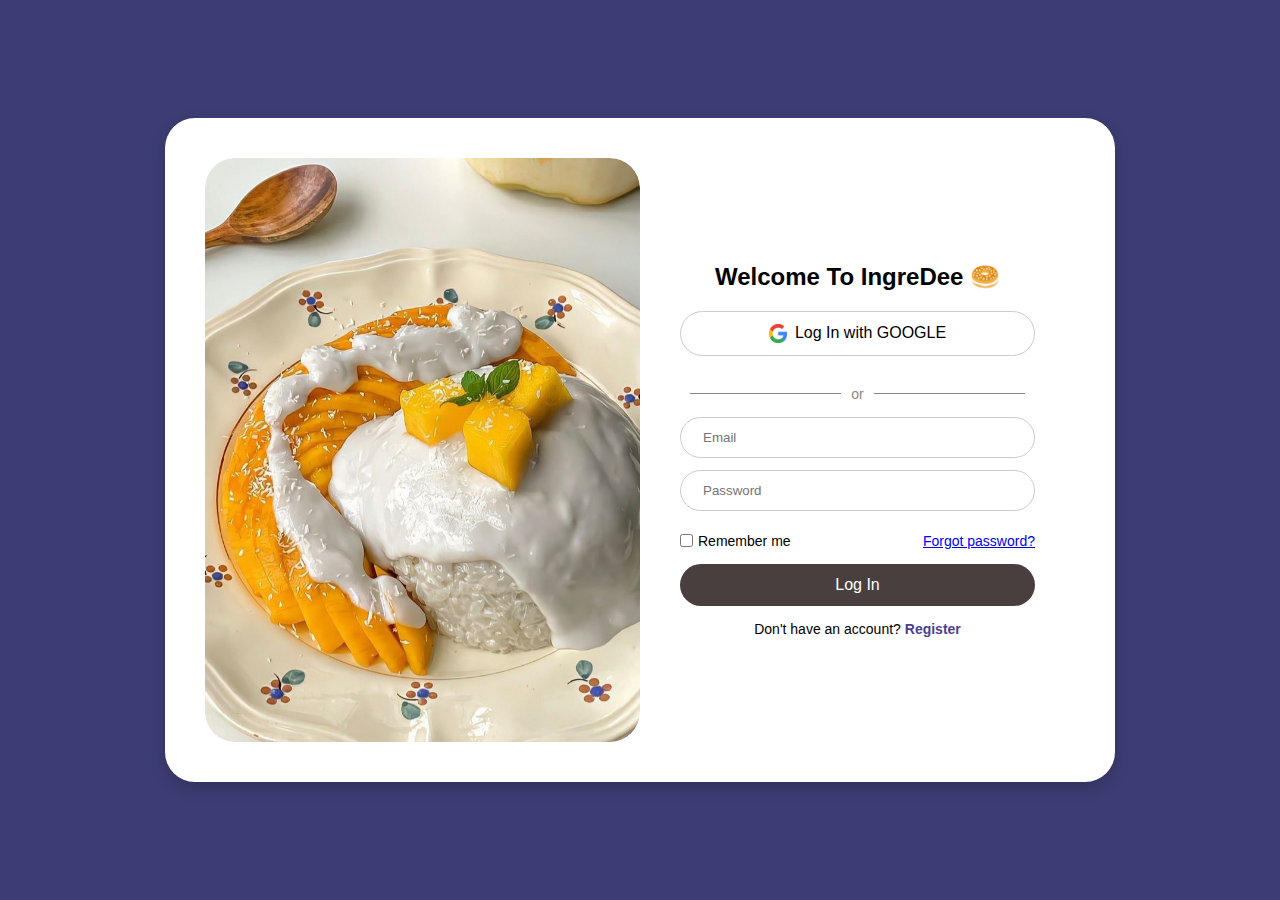
<file: public/login.html>
<!DOCTYPE html>
<html lang="en">
<head>
    <meta charset="UTF-8">
    <meta name="viewport" content="width=device-width, initial-scale=1.0">
    <title>IngreDee Login</title>
    <link rel="stylesheet" href="login.css">
</head>
<body>
    <div class="container">
        <!-- Image Section -->
        <div class="image-section">
            <img src="./asset/mango.jpg" alt="Mango Sticky Rice">
        </div>
        
        <!-- Form Section -->
        <div class="form-section">
            <h2>Welcome To IngreDee <span>🥯</span></h2>
            
            <button class="google-login">
                <img src="./asset/googleloco.png" alt="logo">
                Log In with GOOGLE
            </button>
            
            <div class="divider">or</div>
            
            <form id="loginForm">
                <input type="email" id="email" placeholder="Email" required>
                <input type="password" id="password" placeholder="Password" required>
                
                <div class="form-options">
                    <label>
                        <input type="checkbox" id="rememberMe">Remember me
                    </label>
                    <a href="#" class="forgot-password">Forgot password?</a>
                </div>
                
                <button type="submit" class="login-button">Log In</button>
            </form>
            
            <div class="register">
                Don't have an account? <a href="#" id="registerLink">Register</a>
            </div>
            
            <script>
            document.getElementById("registerLink").addEventListener("click", function(event) {
                event.preventDefault(); 
                window.location.href = "register.html"; 
            });
            </script>
            
        </div>
    </div>
    <script src="login.js"></script>
</body>
</html>
</file>
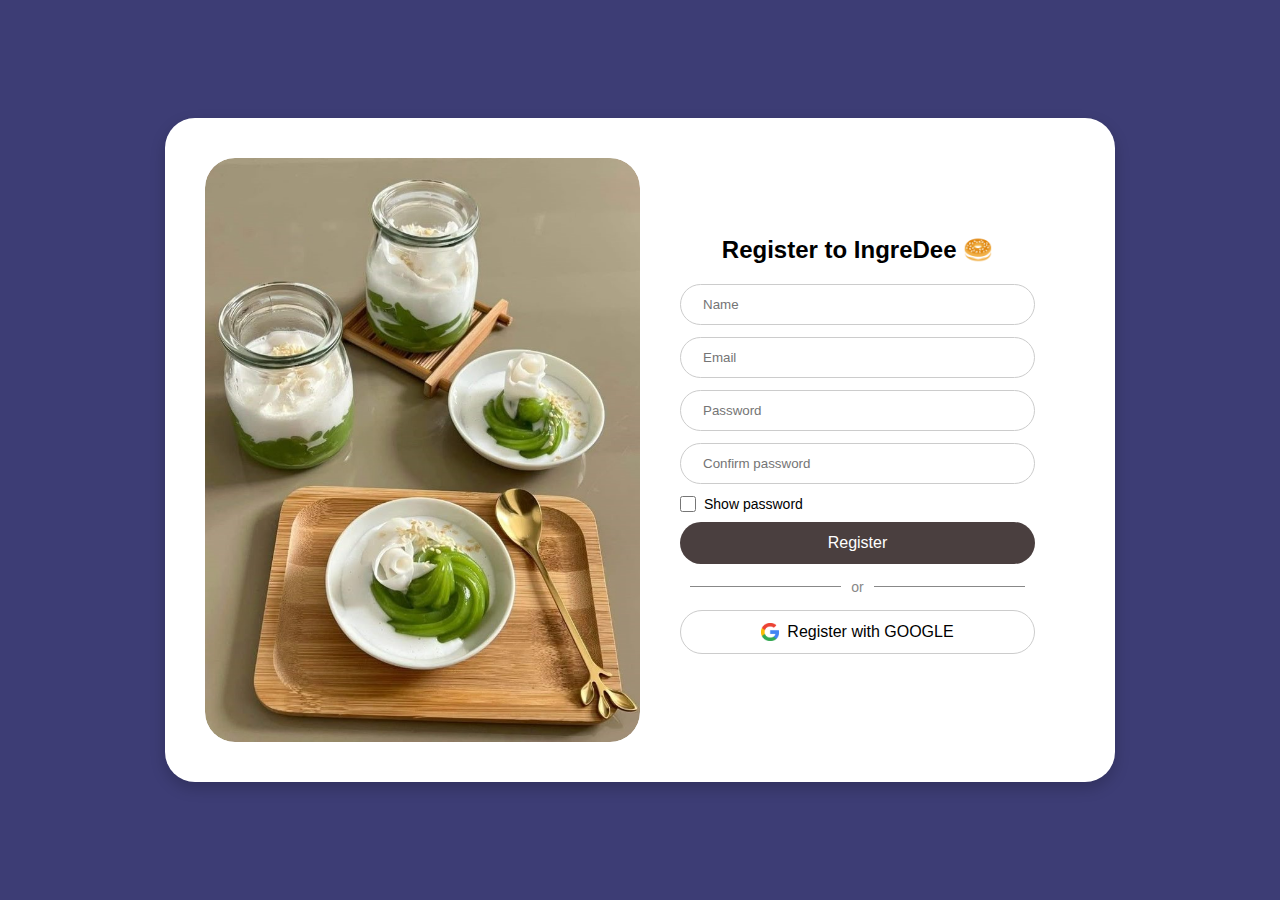
<file: public/register.html>
<!DOCTYPE html>
<html lang="en">
<head>
    <meta charset="UTF-8">
    <meta name="viewport" content="width=device-width, initial-scale=1.0">
    <title>Register to IngreDee</title>
    <link rel="stylesheet" href="register.css">
</head>
<body>
    <div class="container">
        <div class="image-section">
            <img src="./asset/green.jpg" alt="Dessert">
        </div>
        <div class="form-section">
            <h2>Register to IngreDee 🥯</h2>
            <form id="registerForm">
                <input type="text" id="name" placeholder="Name" required>
                <input type="email" id="email" placeholder="Email" required>
                <input type="password" id="password" placeholder="Password" required>
                <input type="password" id="confirmPassword" placeholder="Confirm password" required>
                
                <div class="show-password">
                    <input type="checkbox" id="showPassword">
                    <label for="showPassword">Show password</label>
                </div>
                
                <button type="submit" class="register-btn">Register</button>
                
                <div class="divider">
                    <span>or</span>
                </div>

                <button type="button" class="google-btn">
                    <img src="./asset/googleloco.png" alt="Google"> Register with GOOGLE
                </button>
            </form>
        </div>
    </div>
    
    <script src="register.js"></script>
</body>
</html>
</file>
<file: public/login.css>
* {
    margin: 0;
    padding: 0;
    box-sizing: border-box;
    font-family: 'Arial', sans-serif;
}

body {
    background-color: #3D3D75;
    display: flex;
    justify-content: center;
    align-items: center;
    height: 100vh;
}

.container {
    background: #fff;
    width: 950px; 
    display: flex;
    border-radius: 30px; 
    overflow: hidden;
    box-shadow: 0 6px 15px rgba(0, 0, 0, 0.2);
    padding: 40px;
}

.image-section {
    width: 50%;
    overflow: hidden; 
    border-radius: 30px; 
}

.image-section img {
    width: 100%;
    height: 100%;
    object-fit: cover;
    border-radius: 30px; 
}

.form-section {
    width: 50%;
    padding: 40px;
    display: flex;
    flex-direction: column;
    justify-content: center;
    text-align: center;
}

h2 {
    font-size: 24px;
    font-weight: bold;
    margin-bottom: 20px;
}

.google-login {
    display: flex;
    align-items: center;
    justify-content: center;
    padding: 12px;
    border: 1px solid #ccc;
    border-radius: 30px; 
    background: white;
    cursor: pointer;
    font-size: 16px;
    margin-bottom: 15px;
    width: 100%;
}

.google-login img {
    width: 18px;
    margin-right: 8px;
}

.divider {
    display: flex;
    align-items: center;
    justify-content: center;
    margin: 15px 0;
    font-size: 14px;
    color: #888;
}

.divider::before,
.divider::after {
    content: "";
    flex: 1;
    height: 1px;
    background-color: #888;
    margin: 0 10px;
}

input {
    width: 100%;
    padding: 12px;
    margin-bottom: 12px;
    border: 1px solid #ccc;
    border-radius: 30px; 
    text-indent: 10px;
}

.show-password {
    display: flex;
    align-items: center;
    font-size: 14px;
    text-align: left;
    width: 100%;
    justify-content: flex-start;
}

.show-password input[type="checkbox"] {
    margin: 0;
    width: 16px;
    height: 16px;
    margin-right: 8px;
}

.form-options {
    display: flex;
    justify-content: space-between;
    align-items: center;
    font-size: 14px;
    margin-top: 10px;
}

.form-options label {
    display: flex;
    align-items: center;
    gap: 5px;
    white-space: nowrap; 
}

.form-options input[type="checkbox"] {
    margin: 0;
}

.login-button {
    width: 100%;
    padding: 12px;
    background-color: #4A3F3F;
    color: white;
    border: none;
    border-radius: 30px; 
    cursor: pointer;
    margin-top: 15px;
    font-size: 16px;
}

.register {
    margin-top: 15px;
    font-size: 14px;
}

.register a {
    color: #4C3F92;
    font-weight: bold;
    text-decoration: none;
}

@media (max-width: 768px) {
    .container {
        width: 90%; 
        flex-direction: column; 
        padding: 20px;
    }

    .image-section {
        display: none; 
    }

    .form-section {
        width: 100%; 
        padding: 20px;
    }
    
    .google-login {
        font-size: 14px; 
        padding: 10px;
    }

    input {
        padding: 10px;
        font-size: 14px;
    }

    .login-button {
        padding: 10px;
        font-size: 14px;
    }

    .form-options {
        flex-direction: row; 
        justify-content: space-between; 
        align-items: center;
        width: 100%;
    }

    .form-options label, 
    .form-options a {
        font-size: 13px; 
        margin-bottom: 0; 
    }

    .form-options a {
        text-decoration: none;
        color: #4C3F92; 
        font-weight: bold;
    }
}
</file>
<file: public/register.css>
* {
    margin: 0;
    padding: 0;
    box-sizing: border-box;
    font-family: 'Arial', sans-serif;
}

body {
    background-color: #3D3D75;
    display: flex;
    justify-content: center;
    align-items: center;
    height: 100vh;
}

.container {
    background: #fff;
    width: 950px; 
    display: flex;
    border-radius: 30px; 
    overflow: hidden;
    box-shadow: 0 6px 15px rgba(0, 0, 0, 0.2);
    padding: 40px;
}

.image-section {
    width: 50%;
    overflow: hidden; 
    border-radius: 30px; 
}

.image-section img {
    width: 100%;
    height: 100%;
    object-fit: cover;
    border-radius: 30px; 
}


.form-section {
    width: 50%;
    padding: 40px;
    display: flex;
    flex-direction: column;
    justify-content: center;
    text-align: center;
}

h2 {
    font-size: 24px;
    margin-bottom: 20px;
}

form {
    display: flex;
    flex-direction: column;
}

input {
    width: 100%;
    padding: 12px;
    margin-bottom: 12px;
    border: 1px solid #ccc;
    border-radius: 30px; 
    text-indent: 10px;
}

.show-password {
    display: flex;
    align-items: center;
    font-size: 14px;
    text-align: left;
    width: 100%;
    justify-content: flex-start;
}

.show-password input[type="checkbox"] {
    margin: 0;
    width: 16px;
    height: 16px;
    margin-right: 8px;
}

.register-btn {
    background: #4A3F3F;
    color: white;
    padding: 12px;
    border: none;
    border-radius: 30px; 
    cursor: pointer;
    font-size: 16px;
    margin-top: 10px;
}

.register-btn:hover {
    background: #3A2F2F;
}

.divider {
    display: flex;
    align-items: center;
    justify-content: center;
    margin: 15px 0;
    font-size: 14px;
    color: #888;
}

.divider::before,
.divider::after {
    content: "";
    flex: 1;
    height: 1px;
    background-color: #888;
    margin: 0 10px;
}

.google-btn {
    display: flex;
    align-items: center;
    justify-content: center;
    padding: 12px;
    border: 1px solid #ccc;
    border-radius: 30px; 
    background: white;
    cursor: pointer;
    font-size: 16px;
    margin-bottom: 10px;
}

.google-btn img {
    width: 18px;
    margin-right: 8px;
}

@media (max-width: 768px) {
    .container {
        width: 90%;
        max-width: 400px; 
        flex-direction: column;
        padding: 20px;
    }

    .image-section {
        display: none; 
    }

    .form-section {
        width: 100%;
        padding: 20px;
    }

    .google-btn {
        font-size: 14px;
        padding: 10px;
        width: 100%; 
    }

    input {
        padding: 12px;
        font-size: 14px;
    }

    .login-button {
        padding: 12px;
        font-size: 14px;
        width: 100%;
    }

    .form-options {
        display: flex;
        justify-content: space-between;
        align-items: center;
        width: 100%;
        font-size: 14px;
    }

    .form-options label,
    .form-options a {
        font-size: 13px;
        margin-bottom: 0;
        white-space: nowrap; 
    }

    .form-options a {
        text-decoration: none;
        color: #4C3F92;
        font-weight: bold;
    }
}
</file>
